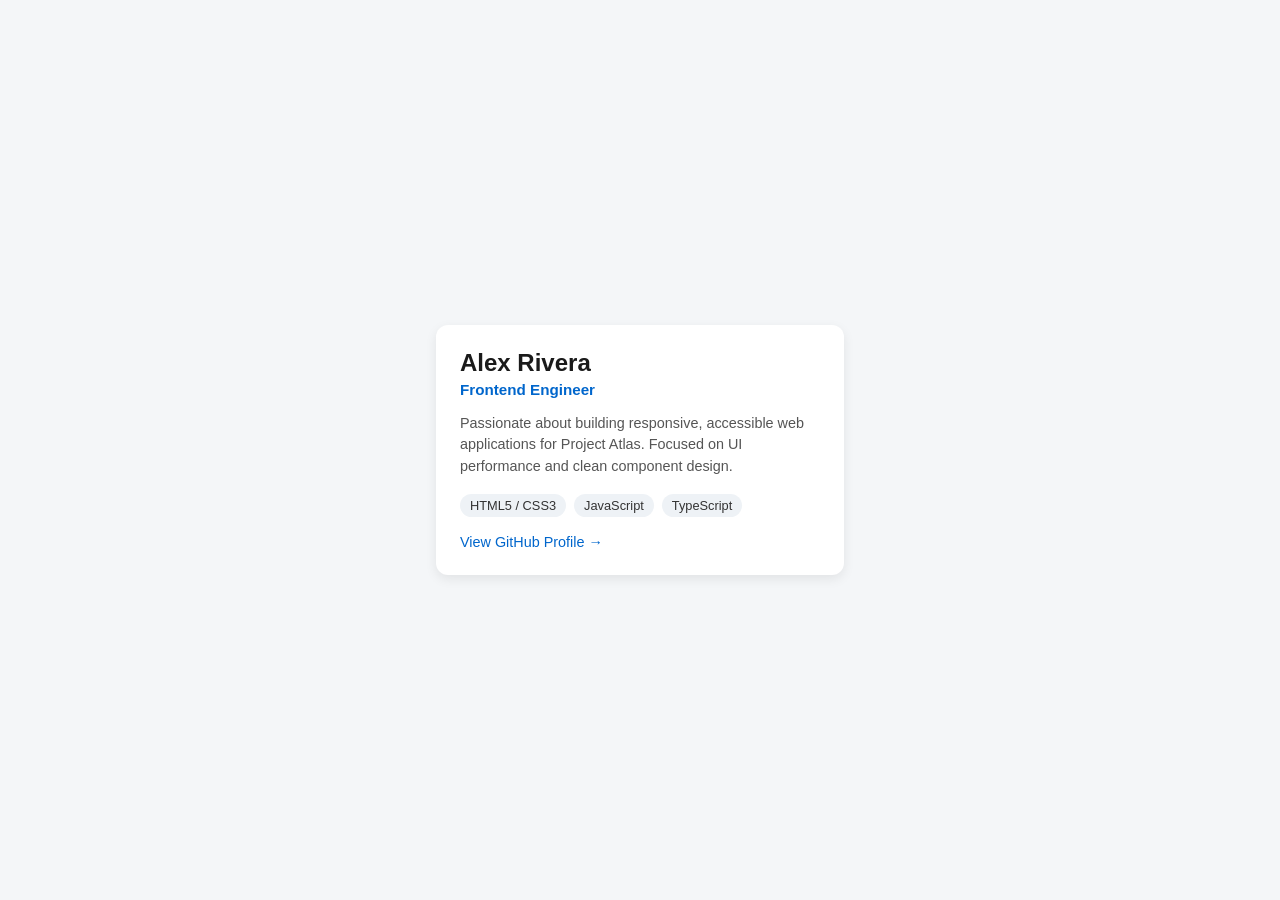
<file: profile.html>
<!DOCTYPE html>
<html lang="en">
<head>
  <meta charset="UTF-8">
  <meta name="viewport" content="width=device-width, initial-scale=1.0">
  <title>Developer Profile - Project Atlas</title>
  <style>
    body {
      font-family: -apple-system, BlinkMacSystemFont, "Segoe UI", Roboto, sans-serif;
      background-color: #f4f6f8;
      display: flex;
      justify-content: center;
      align-items: center;
      min-height: 100vh;
      margin: 0;
    }

    .profile-card {
      background: #ffffff;
      border-radius: 12px;
      padding: 24px;
      max-width: 360px;
      box-shadow: 0 4px 12px rgba(0, 0, 0, 0.08);
    }

    .profile-name {
      margin: 0 0 4px 0;
      color: #1a1a1a;
      font-size: 1.5rem;
    }

    .profile-role {
      margin: 0 0 12px 0;
      color: #0066cc;
      font-weight: 600;
      font-size: 0.95rem;
    }

    .profile-bio {
      color: #555555;
      font-size: 0.9rem;
      line-height: 1.5;
    }

    .skills-list {
      display: flex;
      gap: 8px;
      list-style: none;
      padding: 0;
      margin: 16px 0;
    }

    .skill-tag {
      background-color: #eef2f6;
      color: #333333;
      padding: 4px 10px;
      border-radius: 16px;
      font-size: 0.8rem;
    }

    .profile-link {
      display: inline-block;
      color: #0066cc;
      text-decoration: none;
      font-weight: 500;
      font-size: 0.9rem;
    }

    .profile-link:hover {
      text-decoration: underline;
    }
  </style>
</head>
<body>

  <main class="profile-card">
    <h1 class="profile-name">Alex Rivera</h1>
    <p class="profile-role">Frontend Engineer</p>
    <p class="profile-bio">
      Passionate about building responsive, accessible web applications for Project Atlas. 
      Focused on UI performance and clean component design.
    </p>

    <ul class="skills-list">
      <li class="skill-tag">HTML5 / CSS3</li>
      <li class="skill-tag">JavaScript</li>
      <li class="skill-tag">TypeScript</li>
    </ul>

    <a href="https://github.com/your-username" class="profile-link" target="_blank" rel="noopener noreferrer">
      View GitHub Profile →
    </a>
  </main>

</body>
</html>
</file>
